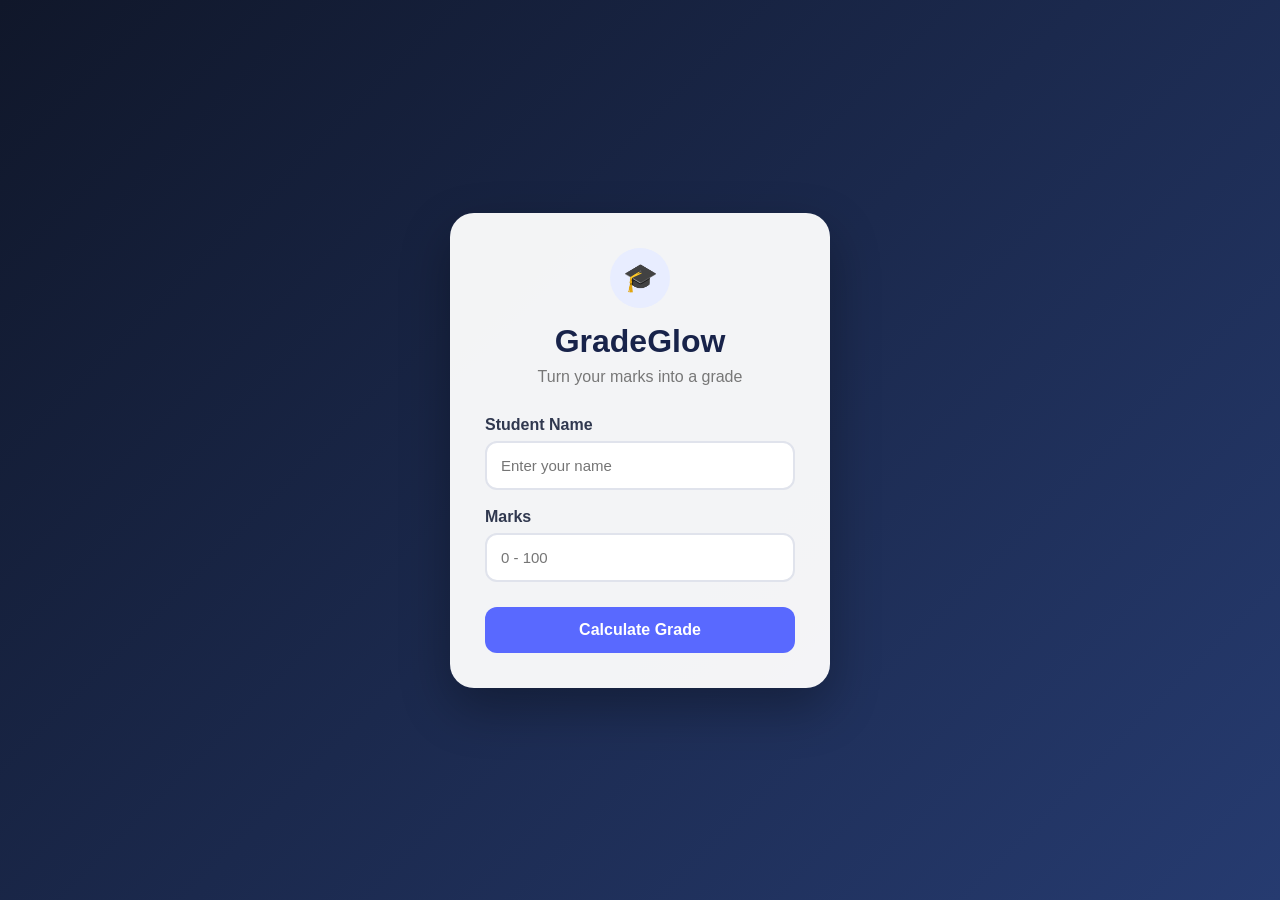
<file: 2500601_Rabail_Lab03/classtask1-3/index.html>
<!DOCTYPE html>
<html lang="en">
<head>
    <meta charset="UTF-8">
    <meta name="viewport" content="width=device-width, initial-scale=1.0">
    <title>GradeGlow</title>
    <link rel="stylesheet" href="style.css">
    <script src="app.js" defer></script>
</head>
<body>

    <main class="card">
        <div class="icon">🎓</div>

        <h1>GradeGlow</h1>
        <p class="subtitle">Turn your marks into a grade</p>

        <label for="name">Student Name</label>
        <input type="text" id="name" placeholder="Enter your name">

        <label for="marks">Marks</label>
        <input type="number" id="marks" min="0" max="100" placeholder="0 - 100">

        <button id="calcBtn">Calculate Grade</button>

        <div id="result"></div>
    </main>

</body>
</html>
</file>
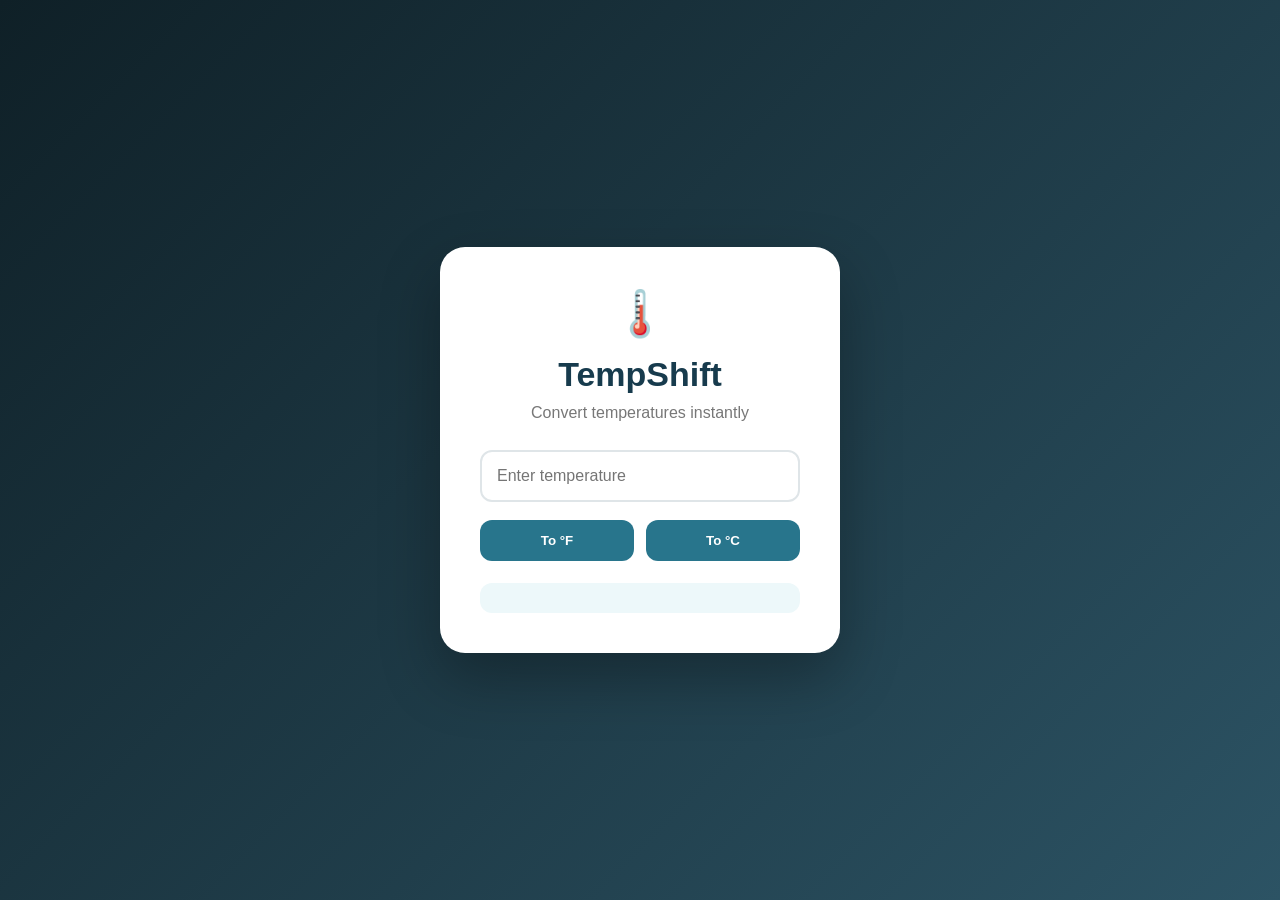
<file: 2500601_Rabail_Lab03/assignment/q1-temperature/index.html>
<!DOCTYPE html>
<html lang="en">
<head>
    <meta charset="UTF-8">
    <meta name="viewport" content="width=device-width, initial-scale=1.0">
    <title>TempShift</title>
    <link rel="stylesheet" href="style.css">
    <script src="app.js" defer></script>
</head>
<body>

    <main class="converter">
        <div class="temperature-icon">🌡️</div>

        <h1>TempShift</h1>
        <p>Convert temperatures instantly</p>

        <input type="number" id="temperature" placeholder="Enter temperature">

        <div class="buttons">
            <button id="toFahrenheit">To °F</button>
            <button id="toCelsius">To °C</button>
        </div>

        <div id="result"></div>
    </main>

</body>
</html>
</file>
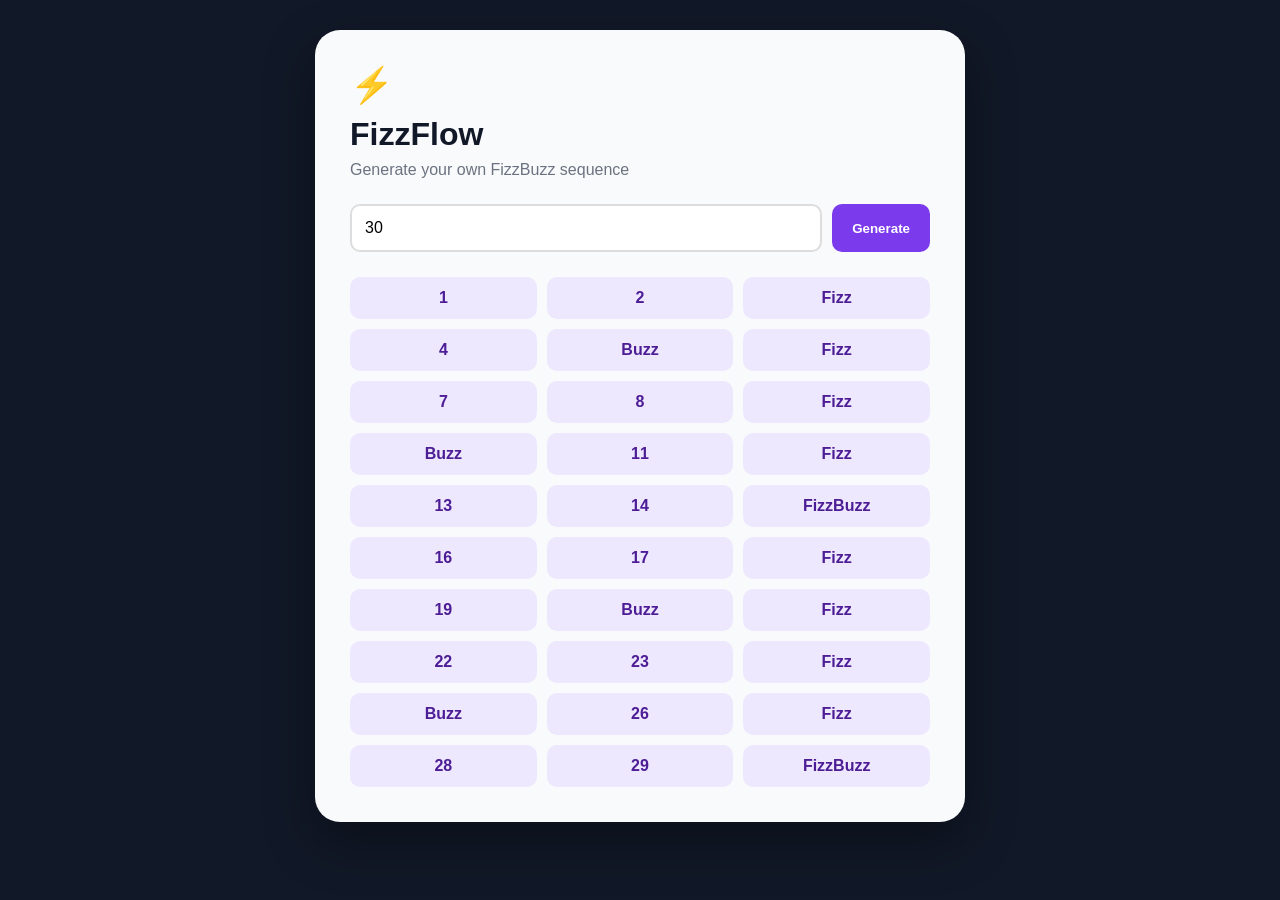
<file: 2500601_Rabail_Lab03/assignment/q2-fizzbuzz/index.html>
<!DOCTYPE html>
<html lang="en">
<head>
    <meta charset="UTF-8">
    <meta name="viewport" content="width=device-width, initial-scale=1.0">
    <title>FizzFlow</title>
    <link rel="stylesheet" href="style.css">
    <script src="app.js" defer></script>
</head>
<body>

    <main class="fizz-card">
        <div class="logo">⚡</div>

        <h1>FizzFlow</h1>
        <p>Generate your own FizzBuzz sequence</p>

        <div class="control">
            <input type="number" id="limit" value="30" min="1">
            <button id="generate">Generate</button>
        </div>

        <ul id="fizzList"></ul>
    </main>

</body>
</html>
</file>
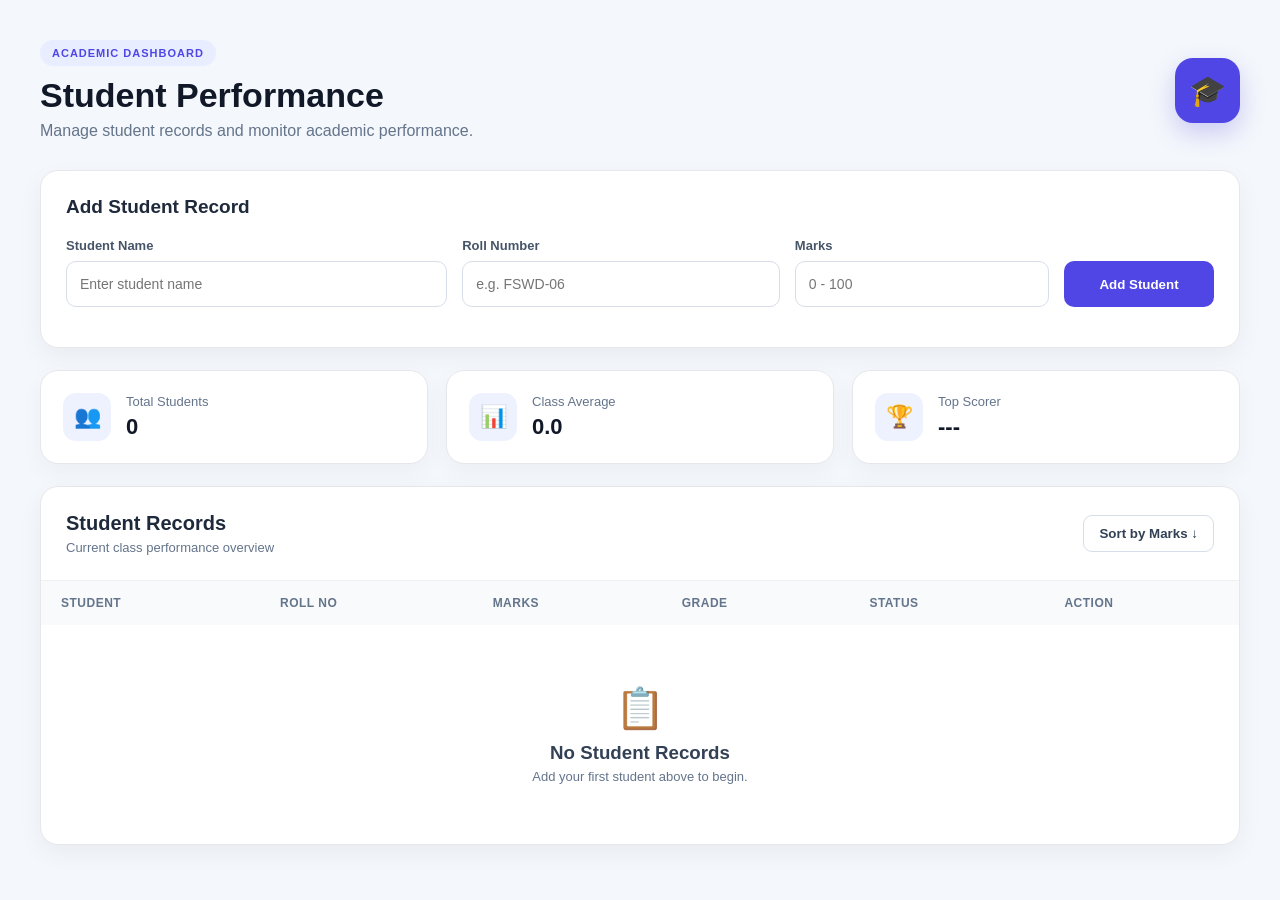
<file: 2500601_Rabail_Lab03/assignment/q3-student-records/index.html>
<!DOCTYPE html>
<html lang="en">
<head>
    <meta charset="UTF-8">
    <meta name="viewport" content="width=device-width, initial-scale=1.0">
    <title>Student Performance</title>
    <link rel="stylesheet" href="style.css">
    <script src="app.js" defer></script>
</head>
<body>

    <main class="dashboard">

        <header class="header">
            <div>
                <span class="tag">ACADEMIC DASHBOARD</span>
                <h1>Student Performance</h1>
                <p>Manage student records and monitor academic performance.</p>
            </div>
            <div class="header-icon">🎓</div>
        </header>

        <section class="entry-card">
            <h2>Add Student Record</h2>

            <div class="form-grid">

                <div class="input-group">
                    <label for="studentName">Student Name</label>
                    <input type="text" id="studentName" placeholder="Enter student name">
                </div>

                <div class="input-group">
                    <label for="rollNo">Roll Number</label>
                    <input type="text" id="rollNo" placeholder="e.g. FSWD-06">
                </div>

                <div class="input-group">
                    <label for="marks">Marks</label>
                    <input type="number" id="marks" min="0" max="100" placeholder="0 - 100">
                </div>

                <button id="addStudent">Add Student</button>

            </div>

            <div id="message"></div>
        </section>

        <section class="stats">

            <div class="stat-card">
                <span class="stat-icon">👥</span>
                <div>
                    <p>Total Students</p>
                    <h3 id="totalStudents">0</h3>
                </div>
            </div>

            <div class="stat-card">
                <span class="stat-icon">📊</span>
                <div>
                    <p>Class Average</p>
                    <h3 id="classAverage">0.0</h3>
                </div>
            </div>

            <div class="stat-card">
                <span class="stat-icon">🏆</span>
                <div>
                    <p>Top Scorer</p>
                    <h3 id="topScorer">---</h3>
                </div>
            </div>

        </section>

        <section class="records-card">

            <div class="records-header">
                <div>
                    <h2>Student Records</h2>
                    <p>Current class performance overview</p>
                </div>

                <button id="sortButton">Sort by Marks ↓</button>
            </div>

            <div class="table-container">

                <table>

                    <thead>
                        <tr>
                            <th>Student</th>
                            <th>Roll No</th>
                            <th>Marks</th>
                            <th>Grade</th>
                            <th>Status</th>
                            <th>Action</th>
                        </tr>
                    </thead>

                    <tbody id="studentTable">
                    </tbody>

                </table>

                <div id="emptyState">
                    <div>📋</div>
                    <h3>No Student Records</h3>
                    <p>Add your first student above to begin.</p>
                </div>

            </div>

        </section>

    </main>

</body>
</html>
</file>
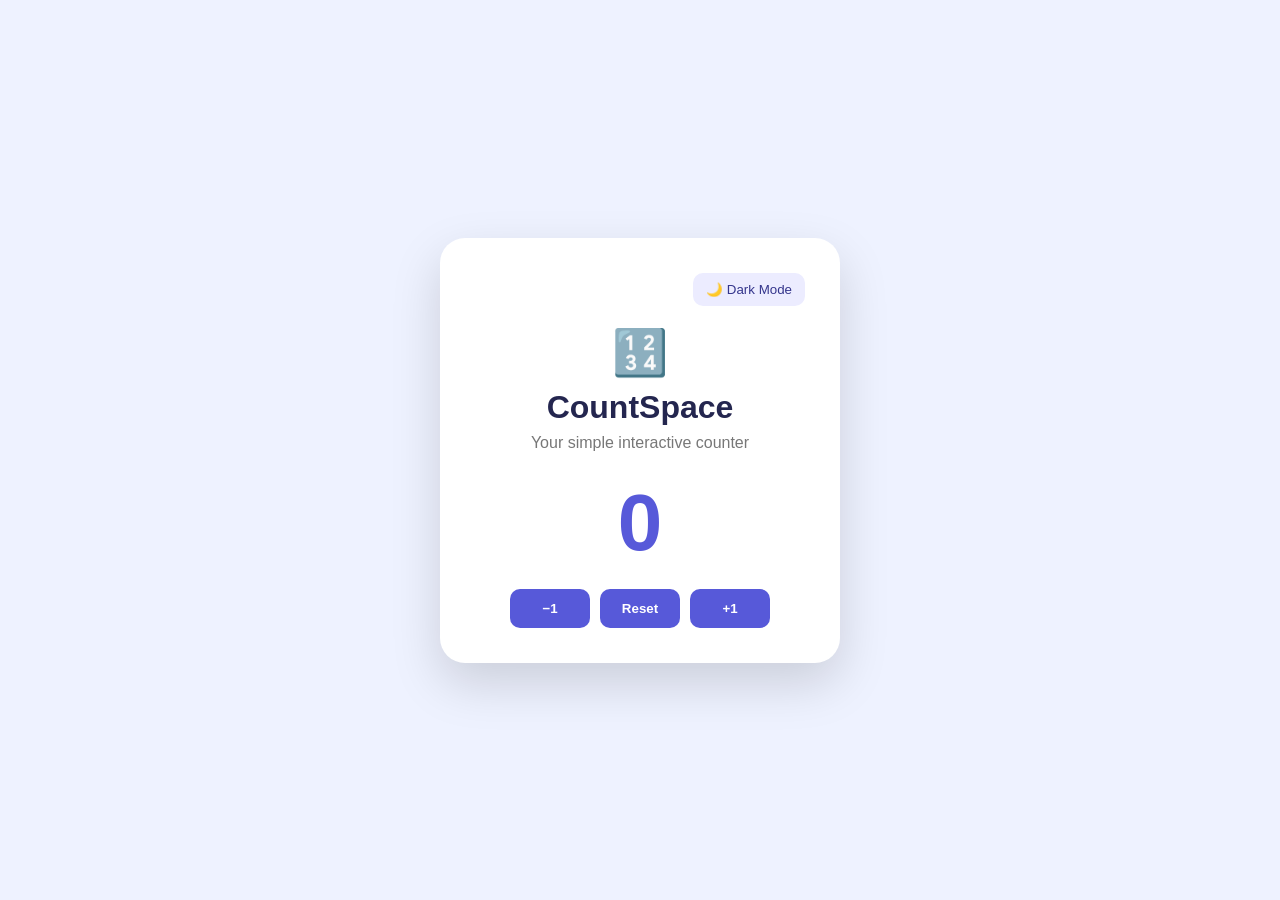
<file: 2500601_Rabail_Lab03/assignment/q4-counter-theme/index.html>
<!DOCTYPE html>
<html lang="en">
<head>
    <meta charset="UTF-8">
    <meta name="viewport" content="width=device-width, initial-scale=1.0">
    <title>CountSpace</title>
    <link rel="stylesheet" href="style.css">
    <script src="app.js" defer></script>
</head>
<body>

    <main class="counter-card">
        <button id="themeButton" class="theme-button">🌙 Dark Mode</button>

        <div class="counter-icon">🔢</div>

        <h1>CountSpace</h1>
        <p>Your simple interactive counter</p>

        <div id="count">0</div>

        <div class="controls">
            <button id="decrease">−1</button>
            <button id="reset">Reset</button>
            <button id="increase">+1</button>
        </div>
    </main>

</body>
</html>
</file>
<file: 2500601_Rabail_Lab03/classtask1-3/style.css>
* {
    box-sizing: border-box;
    margin: 0;
    padding: 0;
}

body {
    min-height: 100vh;
    display: flex;
    justify-content: center;
    align-items: center;
    font-family: Arial, sans-serif;
    background: linear-gradient(135deg, #10172a, #263b70);
    padding: 20px;
}

.card {
    width: 380px;
    padding: 35px;
    background: rgba(255, 255, 255, 0.95);
    border-radius: 24px;
    box-shadow: 0 20px 50px rgba(0, 0, 0, 0.3);
}

.icon {
    width: 60px;
    height: 60px;
    display: flex;
    justify-content: center;
    align-items: center;
    margin: 0 auto 15px;
    border-radius: 50%;
    background: #e8edff;
    font-size: 28px;
}

h1 {
    text-align: center;
    color: #18234a;
    font-size: 32px;
}

.subtitle {
    text-align: center;
    color: #777;
    margin: 8px 0 30px;
}

label {
    display: block;
    margin: 18px 0 7px;
    font-weight: bold;
    color: #30384f;
}

input {
    width: 100%;
    padding: 14px;
    border: 2px solid #e0e3ec;
    border-radius: 12px;
    outline: none;
    font-size: 15px;
}

input:focus {
    border-color: #5969ff;
}

button {
    width: 100%;
    margin-top: 25px;
    padding: 14px;
    border: none;
    border-radius: 12px;
    background: #5969ff;
    color: white;
    font-size: 16px;
    font-weight: bold;
    cursor: pointer;
}

button:hover {
    background: #4051e8;
    transform: translateY(-2px);
}

#result {
    margin-top: 22px;
    padding: 15px;
    border-radius: 12px;
    text-align: center;
    font-weight: bold;
    display: none;
}

.pass {
    display: block !important;
    background: #e3f8eb;
    color: #168542;
}

.fail {
    display: block !important;
    background: #ffe5e5;
    color: #d32626;
}

.error {
    display: block !important;
    background: #fff1d6;
    color: #a65c00;
}
</file>
<file: 2500601_Rabail_Lab03/assignment/q1-temperature/style.css>
* {
    box-sizing: border-box;
    margin: 0;
    padding: 0;
}

body {
    min-height: 100vh;
    display: flex;
    justify-content: center;
    align-items: center;
    font-family: Arial, sans-serif;
    background: linear-gradient(135deg, #0f2027, #2c5364);
}

.converter {
    width: 400px;
    padding: 40px;
    text-align: center;
    background: white;
    border-radius: 25px;
    box-shadow: 0 25px 60px rgba(0, 0, 0, 0.3);
}

.temperature-icon {
    font-size: 45px;
    margin-bottom: 15px;
}

h1 {
    color: #173b4d;
    font-size: 34px;
}

p {
    color: #777;
    margin: 10px 0 28px;
}

input {
    width: 100%;
    padding: 15px;
    border: 2px solid #dfe5e8;
    border-radius: 12px;
    font-size: 16px;
    outline: none;
}

input:focus {
    border-color: #28758c;
}

.buttons {
    display: flex;
    gap: 12px;
    margin-top: 18px;
}

button {
    flex: 1;
    padding: 13px;
    border: none;
    border-radius: 12px;
    background: #28758c;
    color: white;
    font-weight: bold;
    cursor: pointer;
}

button:hover {
    background: #1d5c70;
}

#result {
    margin-top: 22px;
    padding: 15px;
    background: #edf8fa;
    color: #195467;
    border-radius: 12px;
    font-weight: bold;
}
</file>
<file: 2500601_Rabail_Lab03/assignment/q2-fizzbuzz/style.css>
* {
    box-sizing: border-box;
    margin: 0;
    padding: 0;
}

body {
    min-height: 100vh;
    padding: 30px;
    font-family: Arial, sans-serif;
    background: #111827;
}

.fizz-card {
    max-width: 650px;
    margin: auto;
    padding: 35px;
    background: #f9fafb;
    border-radius: 25px;
    box-shadow: 0 20px 50px rgba(0, 0, 0, 0.35);
}

.logo {
    font-size: 35px;
}

h1 {
    margin-top: 10px;
    color: #111827;
}

p {
    color: #6b7280;
    margin: 8px 0 25px;
}

.control {
    display: flex;
    gap: 10px;
}

input {
    flex: 1;
    padding: 13px;
    border: 2px solid #ddd;
    border-radius: 10px;
    font-size: 16px;
}

button {
    padding: 13px 20px;
    border: none;
    border-radius: 10px;
    background: #7c3aed;
    color: white;
    font-weight: bold;
    cursor: pointer;
}

button:hover {
    background: #6425c5;
}

ul {
    display: grid;
    grid-template-columns: repeat(3, 1fr);
    gap: 10px;
    margin-top: 25px;
    list-style: none;
}

li {
    padding: 12px;
    text-align: center;
    background: #eee8ff;
    border-radius: 10px;
    color: #4c1d95;
    font-weight: bold;
}
</file>
<file: 2500601_Rabail_Lab03/assignment/q3-student-records/style.css>
* {
    box-sizing: border-box;
    margin: 0;
    padding: 0;
}

body {
    min-height: 100vh;
    font-family: Arial, sans-serif;
    background: #f4f7fb;
    color: #1e293b;
    padding: 40px 20px;
}

.dashboard {
    width: 100%;
    max-width: 1200px;
    margin: auto;
}

.header {
    display: flex;
    justify-content: space-between;
    align-items: center;
    margin-bottom: 30px;
}

.tag {
    display: inline-block;
    padding: 7px 12px;
    border-radius: 20px;
    background: #e8edff;
    color: #4f46e5;
    font-size: 11px;
    font-weight: bold;
    letter-spacing: 1px;
}

.header h1 {
    margin-top: 10px;
    font-size: 34px;
    color: #111827;
}

.header p {
    margin-top: 7px;
    color: #64748b;
}

.header-icon {
    width: 65px;
    height: 65px;
    display: flex;
    justify-content: center;
    align-items: center;
    border-radius: 18px;
    background: #4f46e5;
    color: white;
    font-size: 30px;
    box-shadow: 0 10px 25px rgba(79, 70, 229, 0.25);
}

.entry-card {
    padding: 25px;
    background: white;
    border: 1px solid #e5e7eb;
    border-radius: 18px;
    box-shadow: 0 8px 25px rgba(15, 23, 42, 0.05);
}

.entry-card h2 {
    margin-bottom: 20px;
    font-size: 19px;
}

.form-grid {
    display: grid;
    grid-template-columns: 1.2fr 1fr 0.8fr 150px;
    gap: 15px;
    align-items: end;
}

.input-group label {
    display: block;
    margin-bottom: 8px;
    color: #475569;
    font-size: 13px;
    font-weight: bold;
}

.input-group input {
    width: 100%;
    height: 46px;
    padding: 0 13px;
    border: 1px solid #d8dee8;
    border-radius: 10px;
    outline: none;
    font-size: 14px;
    transition: 0.2s;
}

.input-group input:focus {
    border-color: #6366f1;
    box-shadow: 0 0 0 3px rgba(99, 102, 241, 0.1);
}

#addStudent {
    height: 46px;
    border: none;
    border-radius: 10px;
    background: #4f46e5;
    color: white;
    font-weight: bold;
    cursor: pointer;
    transition: 0.2s;
}

#addStudent:hover {
    background: #4338ca;
    transform: translateY(-1px);
}

#message {
    margin-top: 15px;
    font-size: 13px;
    font-weight: bold;
}

.success {
    color: #15803d;
}

.error {
    color: #dc2626;
}

.stats {
    display: grid;
    grid-template-columns: repeat(3, 1fr);
    gap: 18px;
    margin: 22px 0;
}

.stat-card {
    display: flex;
    align-items: center;
    gap: 15px;
    padding: 22px;
    background: white;
    border: 1px solid #e5e7eb;
    border-radius: 18px;
    box-shadow: 0 8px 25px rgba(15, 23, 42, 0.04);
}

.stat-icon {
    width: 48px;
    height: 48px;
    display: flex;
    justify-content: center;
    align-items: center;
    border-radius: 13px;
    background: #eef2ff;
    font-size: 22px;
}

.stat-card p {
    margin-bottom: 5px;
    color: #64748b;
    font-size: 13px;
}

.stat-card h3 {
    color: #111827;
    font-size: 22px;
}

.records-card {
    background: white;
    border: 1px solid #e5e7eb;
    border-radius: 18px;
    overflow: hidden;
    box-shadow: 0 8px 25px rgba(15, 23, 42, 0.05);
}

.records-header {
    display: flex;
    justify-content: space-between;
    align-items: center;
    padding: 25px;
    border-bottom: 1px solid #edf0f4;
}

.records-header h2 {
    font-size: 20px;
}

.records-header p {
    margin-top: 5px;
    color: #64748b;
    font-size: 13px;
}

#sortButton {
    padding: 10px 15px;
    border: 1px solid #d8dee8;
    border-radius: 9px;
    background: white;
    color: #334155;
    font-weight: bold;
    cursor: pointer;
}

#sortButton:hover {
    background: #f8fafc;
}

.table-container {
    overflow-x: auto;
}

table {
    width: 100%;
    border-collapse: collapse;
}

thead {
    background: #f8fafc;
}

th {
    padding: 15px 20px;
    text-align: left;
    color: #64748b;
    font-size: 12px;
    text-transform: uppercase;
    letter-spacing: 0.5px;
}

td {
    padding: 17px 20px;
    border-top: 1px solid #edf0f4;
    font-size: 14px;
}

tbody tr:hover {
    background: #fafbff;
}

.student-name {
    font-weight: bold;
    color: #1e293b;
}

.roll-number {
    color: #64748b;
}

.marks {
    font-weight: bold;
}

.grade {
    display: inline-block;
    min-width: 32px;
    padding: 5px 8px;
    text-align: center;
    border-radius: 7px;
    background: #eef2ff;
    color: #4338ca;
    font-weight: bold;
}

.status {
    display: inline-block;
    padding: 5px 10px;
    border-radius: 20px;
    font-size: 11px;
    font-weight: bold;
}

.passed {
    background: #dcfce7;
    color: #15803d;
}

.failed {
    background: #fee2e2;
    color: #dc2626;
}

.delete-button {
    padding: 7px 10px;
    border: none;
    border-radius: 7px;
    background: #fff1f2;
    color: #e11d48;
    cursor: pointer;
    font-size: 12px;
    font-weight: bold;
}

.delete-button:hover {
    background: #ffe4e6;
}

#emptyState {
    padding: 60px 20px;
    text-align: center;
    color: #64748b;
}

#emptyState div {
    font-size: 40px;
    margin-bottom: 10px;
}

#emptyState h3 {
    color: #334155;
    margin-bottom: 5px;
}

#emptyState p {
    font-size: 13px;
}

.hidden {
    display: none;
}

@media (max-width: 850px) {
    .form-grid {
        grid-template-columns: 1fr 1fr;
    }

    #addStudent {
        width: 100%;
    }

    .stats {
        grid-template-columns: 1fr;
    }
}

@media (max-width: 600px) {
    body {
        padding: 20px 12px;
    }

    .header {
        align-items: flex-start;
    }

    .header h1 {
        font-size: 27px;
    }

    .header-icon {
        display: none;
    }

    .form-grid {
        grid-template-columns: 1fr;
    }

    .records-header {
        align-items: flex-start;
        gap: 15px;
        flex-direction: column;
    }
}
</file>
<file: 2500601_Rabail_Lab03/assignment/q4-counter-theme/style.css>
* {
    box-sizing: border-box;
    margin: 0;
    padding: 0;
}

body {
    min-height: 100vh;
    display: flex;
    justify-content: center;
    align-items: center;
    font-family: Arial, sans-serif;
    background: #eef2ff;
    transition: 0.3s;
}

.counter-card {
    width: 400px;
    padding: 35px;
    text-align: center;
    background: white;
    border-radius: 25px;
    box-shadow: 0 20px 50px rgba(0, 0, 0, 0.15);
}

.theme-button {
    display: block;
    margin-left: auto;
    padding: 9px 13px;
    border: none;
    border-radius: 10px;
    background: #ececff;
    color: #34358c;
    cursor: pointer;
}

.counter-icon {
    margin-top: 20px;
    font-size: 45px;
}

h1 {
    margin-top: 10px;
    color: #24264f;
}

p {
    margin: 8px 0 25px;
    color: #777;
}

#count {
    font-size: 80px;
    font-weight: bold;
    color: #5759d9;
    margin: 20px 0;
}

.controls {
    display: flex;
    justify-content: center;
    gap: 10px;
}

.controls button {
    min-width: 80px;
    padding: 12px;
    border: none;
    border-radius: 10px;
    background: #5759d9;
    color: white;
    font-weight: bold;
    cursor: pointer;
}

.controls button:hover {
    transform: translateY(-2px);
}

.dark {
    background: #111827;
}

.dark .counter-card {
    background: #1f2937;
    box-shadow: 0 20px 50px rgba(0, 0, 0, 0.5);
}

.dark h1 {
    color: white;
}

.dark p {
    color: #aeb4c0;
}

.dark .theme-button {
    background: #374151;
    color: white;
}
</file>
